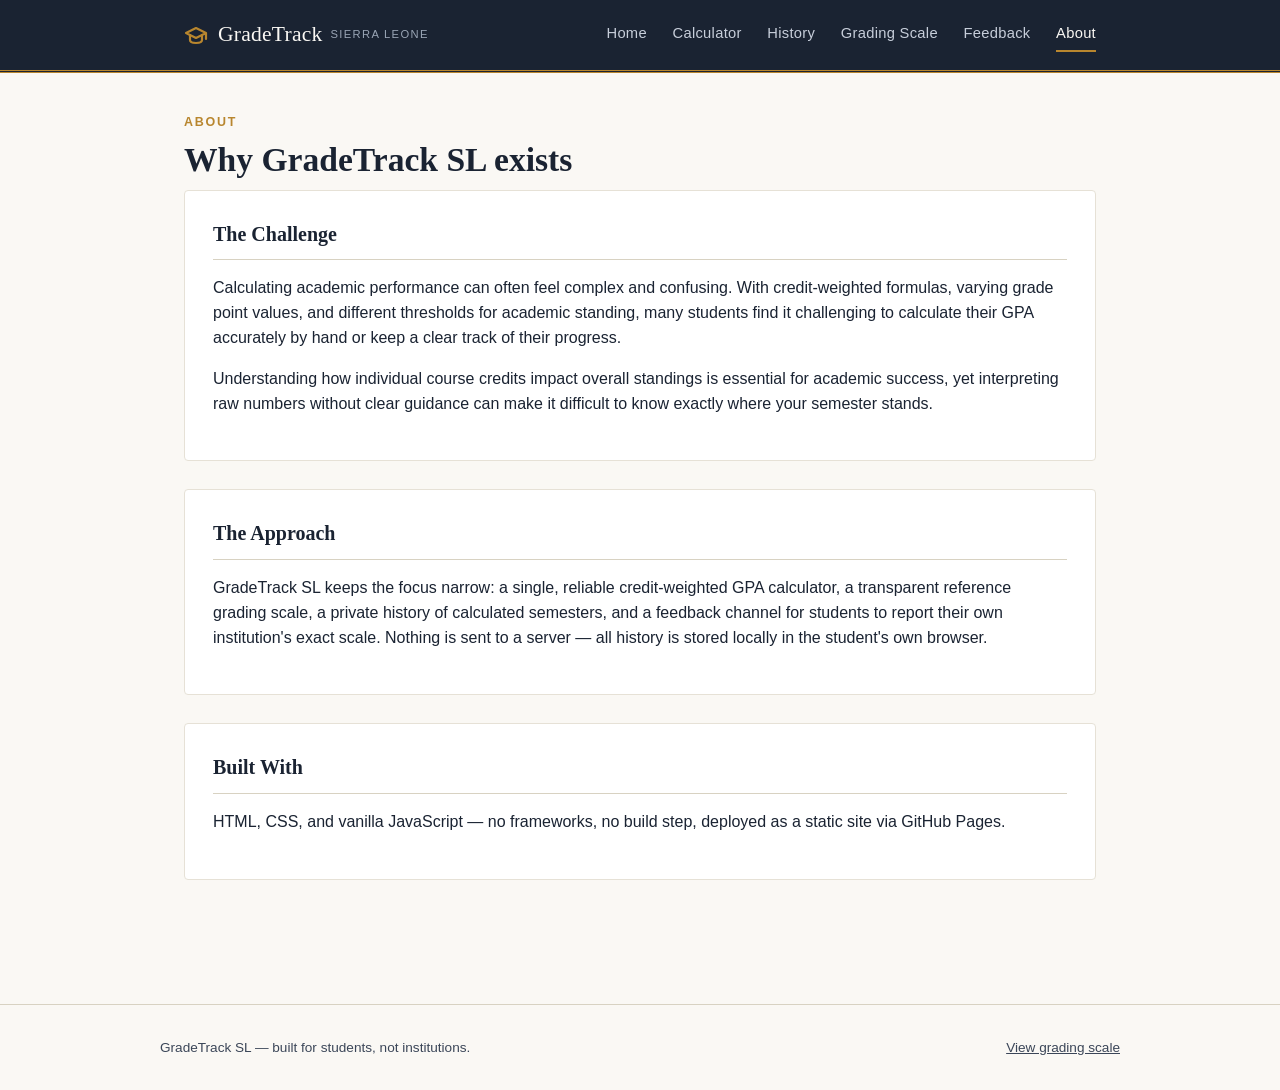
<file: about.html>
<!DOCTYPE html>
<html lang="en">
<head>
  <meta charset="UTF-8">
  <meta name="viewport" content="width=device-width, initial-scale=1.0">
  <title>About — GradeTrack SL</title>
  <meta name="description" content="The problem GradeTrack SL solves and who it's built for.">
  <link rel="stylesheet" href="style.css">
</head>
<body>
  <a href="#main-content" class="skip-link">Skip to main content</a>

  <header class="site-header">
    <div class="header-inner">
      <a href="index.html" class="brand">
        <svg class="brand-logo" viewBox="0 0 24 24" width="24" height="24" fill="none" stroke="currentColor" stroke-width="2.2" stroke-linecap="round" stroke-linejoin="round" aria-hidden="true" style="color: var(--amber); display: inline-block; margin-right: 2px;">
          <path d="M22 10v6M2 10l10-5 10 5-10 5z"></path>
          <path d="M6 12v5c0 2 2 3 6 3s6-1 6-3v-5"></path>
        </svg>
        GradeTrack
        <span class="brand-sub">Sierra Leone</span>
      </a>
      <button class="nav-toggle" aria-label="Toggle navigation" aria-expanded="false">Menu</button>
      <nav class="main-nav" aria-label="Main navigation">
        <a href="index.html">Home</a>
        <a href="calculator.html">Calculator</a>
        <a href="history.html">History</a>
        <a href="grading-scale.html">Grading Scale</a>
        <a href="feedback.html">Feedback</a>
        <a href="about.html">About</a>
      </nav>
    </div>
  </header>

  <main id="main-content">
    <p class="page-eyebrow">About</p>
    <h1 class="page-title">Why GradeTrack SL exists</h1>

    <div class="panel">
      <h2 class="panel-title">The Challenge</h2>
      <p>
        Calculating academic performance can often feel complex and confusing. With credit-weighted
        formulas, varying grade point values, and different thresholds for academic standing, many
        students find it challenging to calculate their GPA accurately by hand or keep a clear track
        of their progress.
      </p>
      <p>
        Understanding how individual course credits impact overall standings is essential for academic
        success, yet interpreting raw numbers without clear guidance can make it difficult to know
        exactly where your semester stands.
      </p>
    </div>

    <div class="panel">
      <h2 class="panel-title">The Approach</h2>
      <p>
        GradeTrack SL keeps the focus narrow: a single, reliable credit-weighted GPA
        calculator, a transparent reference grading scale, a private history of calculated
        semesters, and a feedback channel for students to report their own institution's exact
        scale. Nothing is sent to a server — all history is stored locally in the student's own
        browser.
      </p>
    </div>

    <div class="panel">
      <h2 class="panel-title">Built With</h2>
      <p>HTML, CSS, and vanilla JavaScript — no frameworks, no build step, deployed as a static site via GitHub Pages.</p>
    </div>
  </main>

  <footer class="site-footer">
    <div class="footer-inner">
      <span>GradeTrack SL &mdash; built for students, not institutions.</span>
      <a href="grading-scale.html">View grading scale</a>
    </div>
  </footer>

  <script src="nav.js"></script>
</body>
</html>
</file>
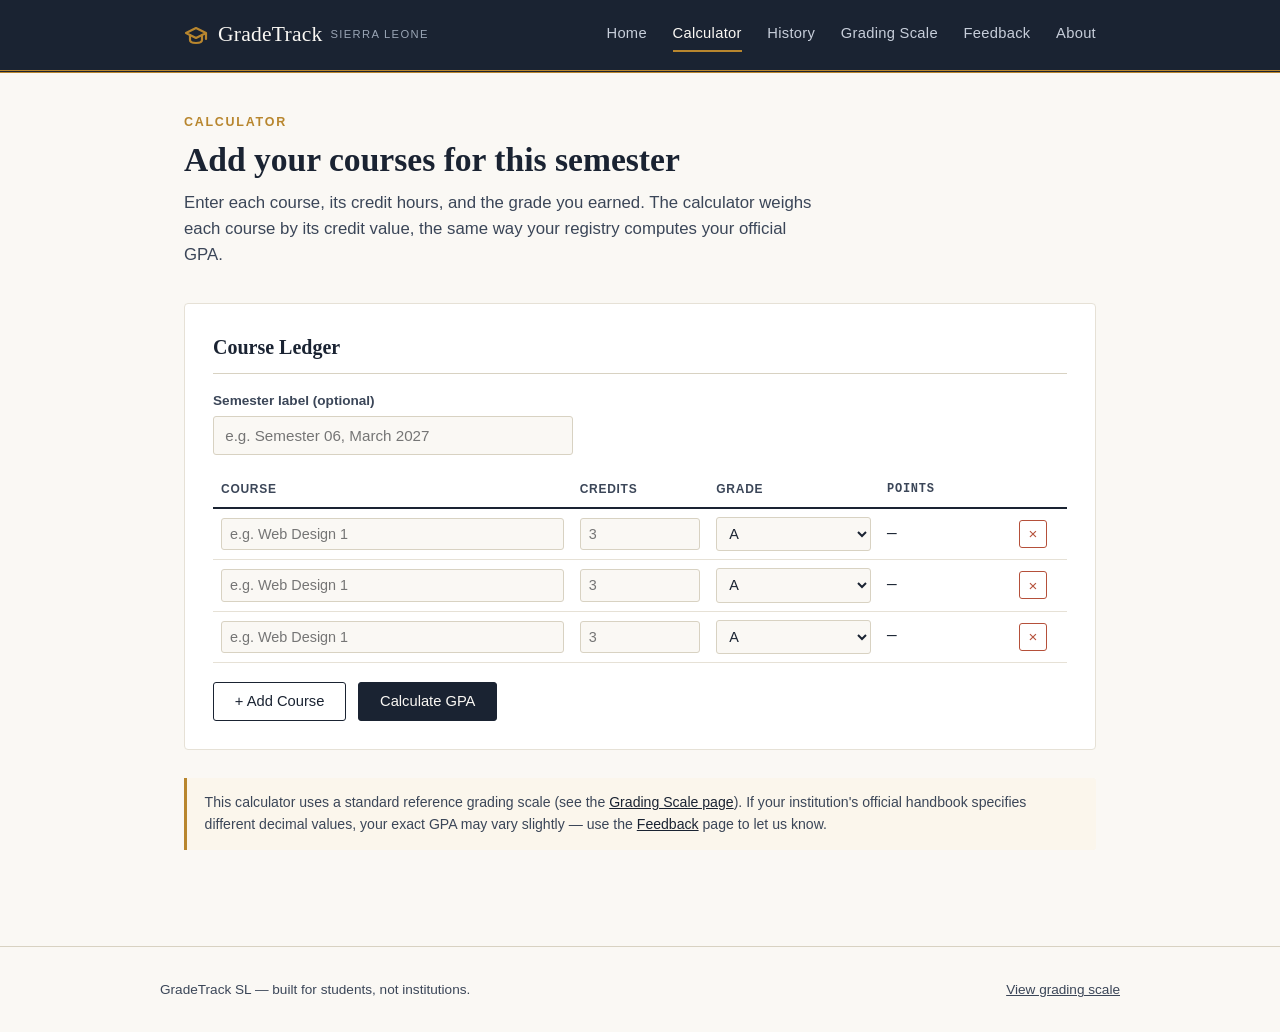
<file: calculator.html>
<!DOCTYPE html>
<html lang="en">
<head>
  <meta charset="UTF-8">
  <meta name="viewport" content="width=device-width, initial-scale=1.0">
  <title>Calculator — GradeTrack SL</title>
  <meta name="description" content="Calculate your semester GPA using a credit-weighted formula.">
  <link rel="stylesheet" href="style.css">
  <style>
    .sr-only {
      position: absolute;
      width: 1px;
      height: 1px;
      overflow: hidden;
      clip: rect(0 0 0 0);
    }
  </style>
</head>
<body>
  <a href="#main-content" class="skip-link">Skip to main content</a>

  <header class="site-header">
    <div class="header-inner">
      <a href="index.html" class="brand">
        <svg class="brand-logo" viewBox="0 0 24 24" width="24" height="24" fill="none" stroke="currentColor" stroke-width="2.2" stroke-linecap="round" stroke-linejoin="round" aria-hidden="true" style="color: var(--amber); display: inline-block; margin-right: 2px;">
          <path d="M22 10v6M2 10l10-5 10 5-10 5z"></path>
          <path d="M6 12v5c0 2 2 3 6 3s6-1 6-3v-5"></path>
        </svg>
        GradeTrack
        <span class="brand-sub">Sierra Leone</span>
      </a>
      <button class="nav-toggle" aria-label="Toggle navigation" aria-expanded="false">Menu</button>
      <nav class="main-nav" aria-label="Main navigation">
        <a href="index.html">Home</a>
        <a href="calculator.html">Calculator</a>
        <a href="history.html">History</a>
        <a href="grading-scale.html">Grading Scale</a>
        <a href="feedback.html">Feedback</a>
        <a href="about.html">About</a>
      </nav>
    </div>
  </header>

  <main id="main-content">
    <p class="page-eyebrow">Calculator</p>
    <h1 class="page-title">Add your courses for this semester</h1>
    <p class="page-lede">
      Enter each course, its credit hours, and the grade you earned. The calculator weighs
      each course by its credit value, the same way your registry computes your official GPA.
    </p>

    <form id="calculatorForm">
      <div class="panel">
        <h2 class="panel-title">Course Ledger</h2>

        <div class="field-group" style="max-width: 360px;">
          <label for="semesterName">Semester label (optional)</label>
          <input type="text" id="semesterName" placeholder="e.g. Semester 06, March 2027">
        </div>

        <table class="ledger">
          <thead>
            <tr>
              <th class="col-name">Course</th>
              <th class="col-credit">Credits</th>
              <th class="col-grade">Grade</th>
              <th class="col-points">Points</th>
              <th class="col-remove"></th>
            </tr>
          </thead>
          <tbody id="courseRows">
            <!-- rows injected by calculator.js -->
          </tbody>
        </table>

        <div class="ledger-actions">
          <button type="button" id="addRowBtn" class="btn-secondary btn">+ Add Course</button>
          <button type="submit" class="btn">Calculate GPA</button>
        </div>
      </div>
    </form>

    <div class="result-card" id="resultCard">
      <div class="result-grid">
        <div>
          <p class="result-gpa-label">Semester GPA</p>
          <p class="result-gpa-value" id="gpaValue">0.00</p>
          <p class="result-meta">
            <span id="resultCourseCount">0</span> courses &middot;
            <span id="resultCreditsTotal">0</span> credit hours
          </p>
        </div>
        <span class="status-stamp status-good" id="standingStamp">Good Standing</span>
      </div>
      <div id="adviceMessage" class="advice-box" style="display: none;"></div>
      <div class="result-actions">
        <button type="button" class="btn" id="saveSemesterBtn">Save This Semester</button>
        <a href="history.html" class="btn-ghost btn">View History</a>
      </div>
    </div>

    <div class="notice">
      This calculator uses a standard reference grading scale (see the
      <a href="grading-scale.html">Grading Scale page</a>). If your institution's official
      handbook specifies different decimal values, your exact GPA may vary slightly —
      use the <a href="feedback.html">Feedback</a> page to let us know.
    </div>
  </main>

  <footer class="site-footer">
    <div class="footer-inner">
      <span>GradeTrack SL &mdash; built for students, not institutions.</span>
      <a href="grading-scale.html">View grading scale</a>
    </div>
  </footer>

  <script src="grading-scale.js"></script>
  <script src="calculator.js"></script>
  <script src="nav.js"></script>
</body>
</html>
</file>
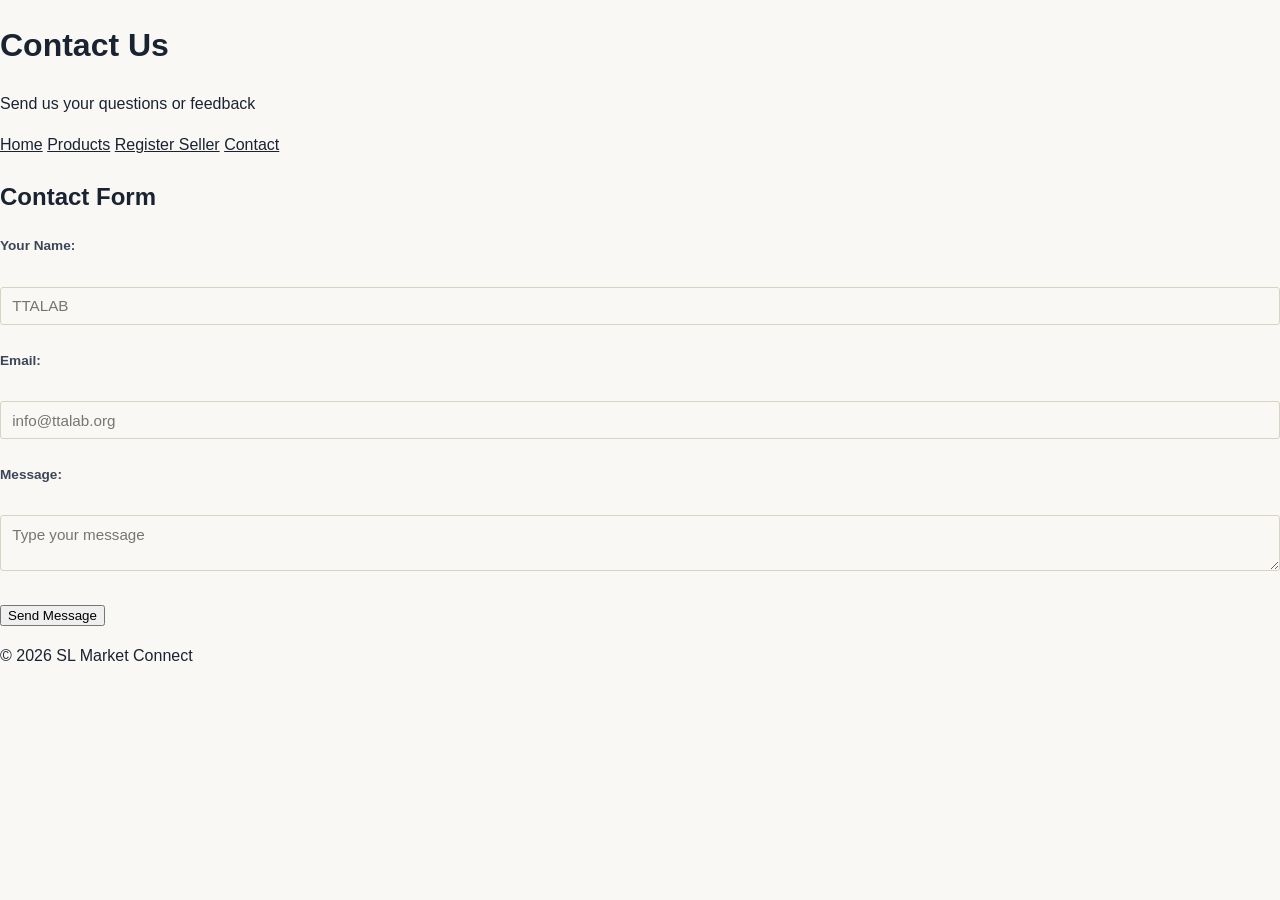
<file: contact.html>
<!DOCTYPE html>
<html>
<head>
    <title>Contact - SL Market Connect</title>
    <link rel="stylesheet" href="style.css">
</head>
<body>

<header>
    <h1>Contact Us</h1>
    <p>Send us your questions or feedback</p>
</header>

<nav>
    <a href="index.html">Home</a>
    <a href="products.html">Products</a>
    <a href="register.html">Register Seller</a>
    <a href="contact.html">Contact</a>
</nav>

<section>
    <h2>Contact Form</h2>

    <form>
        <label>Your Name:</label><br>
        <input type="text" placeholder="TTALAB"><br><br>

        <label>Email:</label><br>
        <input type="email" placeholder="info@ttalab.org"><br><br>

        <label>Message:</label><br>
        <textarea placeholder="Type your message"></textarea><br><br>

        <button type="submit">Send Message</button>
    </form>
</section>

<footer>
    <p>&copy; 2026 SL Market Connect</p>
</footer>

</body>
</html>
</file>
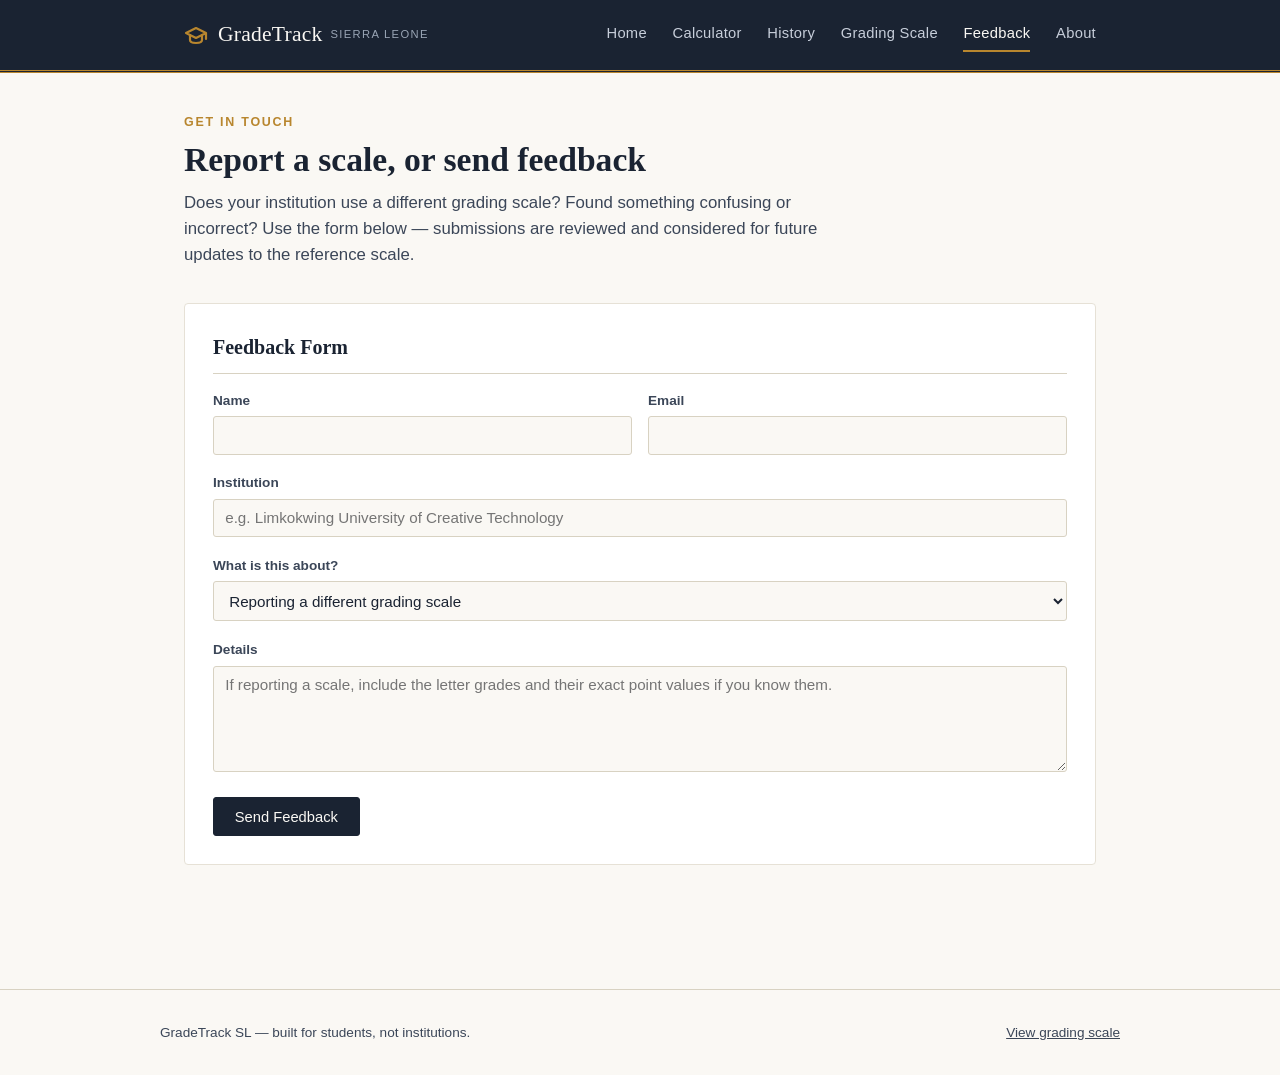
<file: feedback.html>
<!DOCTYPE html>
<html lang="en">
<head>
  <meta charset="UTF-8">
  <meta name="viewport" content="width=device-width, initial-scale=1.0">
  <title>Feedback — GradeTrack SL</title>
  <meta name="description" content="Report your institution's grading scale or send feedback.">
  <link rel="stylesheet" href="style.css">
</head>
<body>
  <a href="#main-content" class="skip-link">Skip to main content</a>

  <header class="site-header">
    <div class="header-inner">
      <a href="index.html" class="brand">
        <svg class="brand-logo" viewBox="0 0 24 24" width="24" height="24" fill="none" stroke="currentColor" stroke-width="2.2" stroke-linecap="round" stroke-linejoin="round" aria-hidden="true" style="color: var(--amber); display: inline-block; margin-right: 2px;">
          <path d="M22 10v6M2 10l10-5 10 5-10 5z"></path>
          <path d="M6 12v5c0 2 2 3 6 3s6-1 6-3v-5"></path>
        </svg>
        GradeTrack
        <span class="brand-sub">Sierra Leone</span>
      </a>
      <button class="nav-toggle" aria-label="Toggle navigation" aria-expanded="false">Menu</button>
      <nav class="main-nav" aria-label="Main navigation">
        <a href="index.html">Home</a>
        <a href="calculator.html">Calculator</a>
        <a href="history.html">History</a>
        <a href="grading-scale.html">Grading Scale</a>
        <a href="feedback.html">Feedback</a>
        <a href="about.html">About</a>
      </nav>
    </div>
  </header>

  <main id="main-content">
    <p class="page-eyebrow">Get in touch</p>
    <h1 class="page-title">Report a scale, or send feedback</h1>
    <p class="page-lede">
      Does your institution use a different grading scale? Found something confusing or
      incorrect? Use the form below — submissions are reviewed and considered for future
      updates to the reference scale.
    </p>

    <div class="panel">
      <h2 class="panel-title">Feedback Form</h2>
      <form id="feedbackForm">
        <div class="field-row" style="grid-template-columns: 1fr 1fr;">
          <div class="field-group">
            <label for="fbName">Name</label>
            <input type="text" id="fbName" required>
          </div>
          <div class="field-group">
            <label for="fbEmail">Email</label>
            <input type="email" id="fbEmail" required>
          </div>
        </div>

        <div class="field-group">
          <label for="fbInstitution">Institution</label>
          <input type="text" id="fbInstitution" placeholder="e.g. Limkokwing University of Creative Technology">
        </div>

        <div class="field-group">
          <label for="fbTopic">What is this about?</label>
          <select id="fbTopic">
            <option value="scale">Reporting a different grading scale</option>
            <option value="bug">Something looks wrong or isn't working</option>
            <option value="suggestion">A suggestion or idea</option>
            <option value="other">Something else</option>
          </select>
        </div>

        <div class="field-group">
          <label for="fbMessage">Details</label>
          <textarea id="fbMessage" rows="5" required placeholder="If reporting a scale, include the letter grades and their exact point values if you know them."></textarea>
        </div>

        <button type="submit" class="btn">Send Feedback</button>
      </form>

      <div class="notice" id="confirmationNotice" style="display:none;">
        Thank you — your feedback has been recorded for this session. In the full deployed
        version, this would be sent to a review inbox.
      </div>
    </div>
  </main>

  <footer class="site-footer">
    <div class="footer-inner">
      <span>GradeTrack SL &mdash; built for students, not institutions.</span>
      <a href="grading-scale.html">View grading scale</a>
    </div>
  </footer>

  <script src="nav.js"></script>
  <script>
    document.getElementById('feedbackForm').addEventListener('submit', function (e) {
      e.preventDefault();
      document.getElementById('confirmationNotice').style.display = 'block';
      this.reset();
    });
  </script>
</body>
</html>
</file>
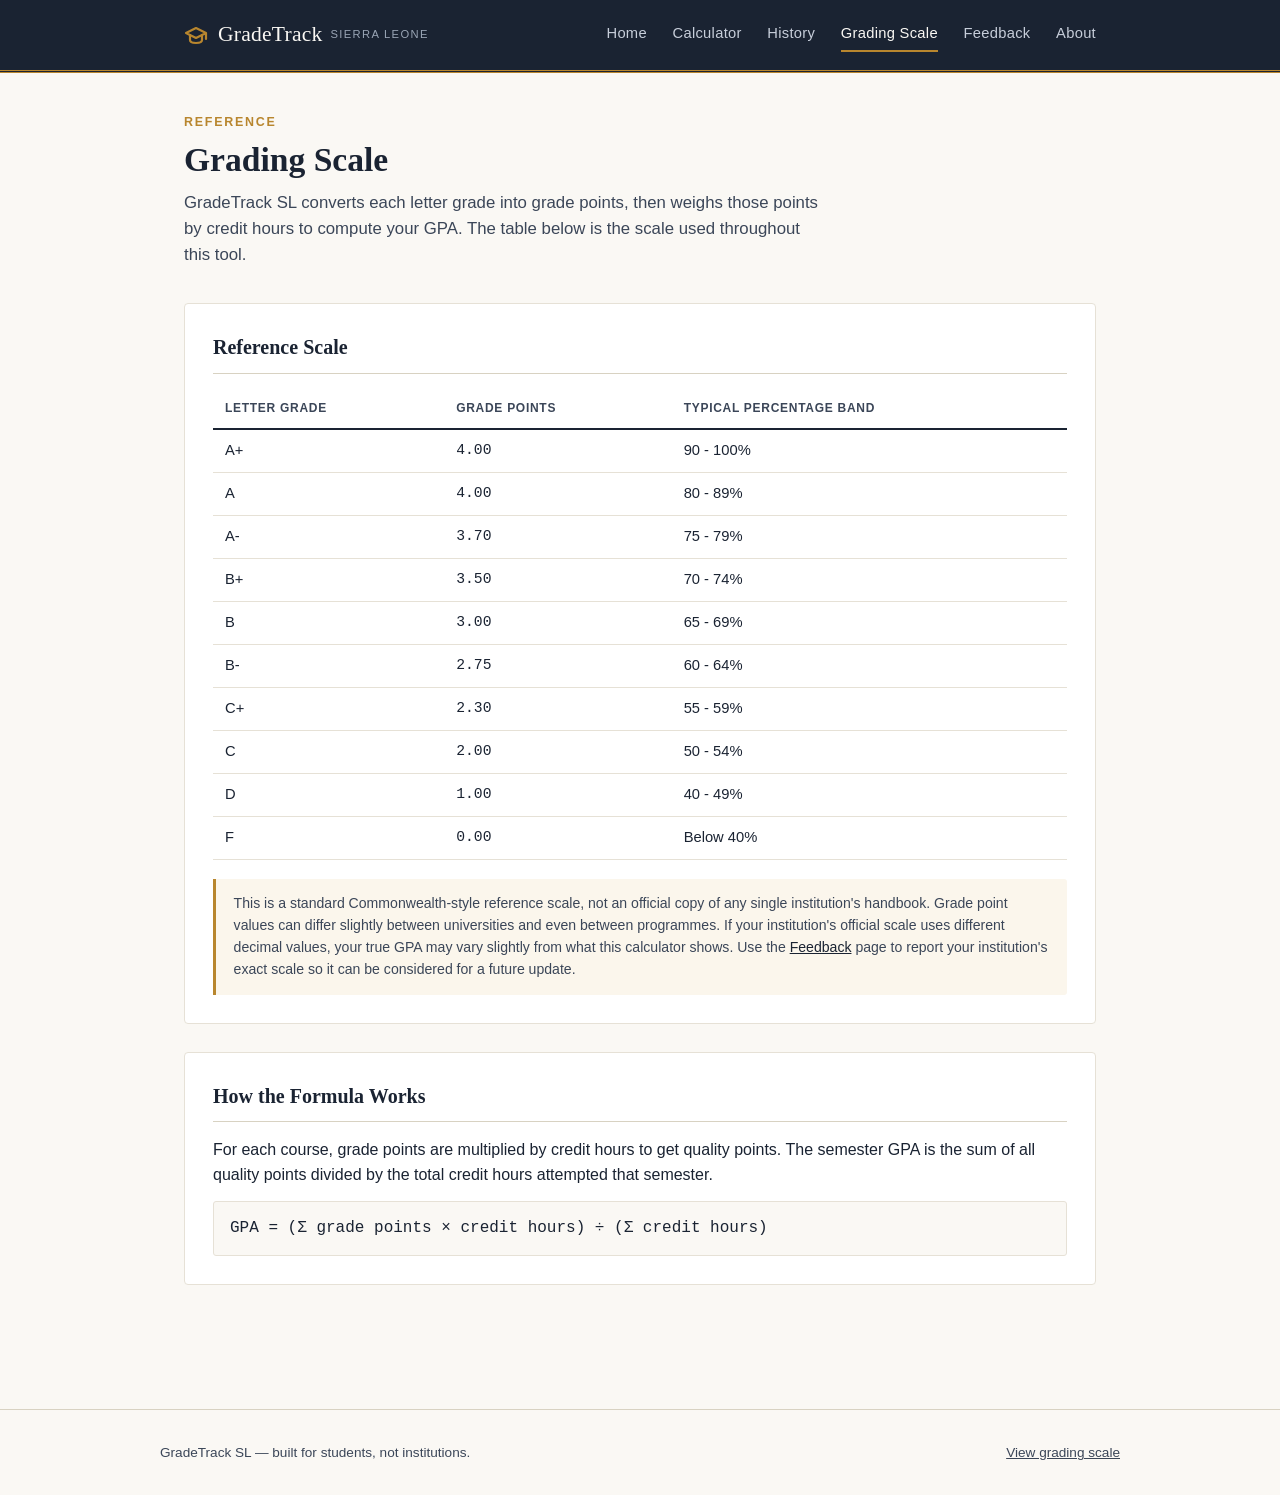
<file: grading-scale.html>
<!DOCTYPE html>
<html lang="en">
<head>
  <meta charset="UTF-8">
  <meta name="viewport" content="width=device-width, initial-scale=1.0">
  <title>Grading Scale — GradeTrack SL</title>
  <meta name="description" content="The reference grading scale used by the GradeTrack SL calculator.">
  <link rel="stylesheet" href="style.css">
</head>
<body>
  <a href="#main-content" class="skip-link">Skip to main content</a>

  <header class="site-header">
    <div class="header-inner">
      <a href="index.html" class="brand">
        <svg class="brand-logo" viewBox="0 0 24 24" width="24" height="24" fill="none" stroke="currentColor" stroke-width="2.2" stroke-linecap="round" stroke-linejoin="round" aria-hidden="true" style="color: var(--amber); display: inline-block; margin-right: 2px;">
          <path d="M22 10v6M2 10l10-5 10 5-10 5z"></path>
          <path d="M6 12v5c0 2 2 3 6 3s6-1 6-3v-5"></path>
        </svg>
        GradeTrack
        <span class="brand-sub">Sierra Leone</span>
      </a>
      <button class="nav-toggle" aria-label="Toggle navigation" aria-expanded="false">Menu</button>
      <nav class="main-nav" aria-label="Main navigation">
        <a href="index.html">Home</a>
        <a href="calculator.html">Calculator</a>
        <a href="history.html">History</a>
        <a href="grading-scale.html">Grading Scale</a>
        <a href="feedback.html">Feedback</a>
        <a href="about.html">About</a>
      </nav>
    </div>
  </header>

  <main id="main-content">
    <p class="page-eyebrow">Reference</p>
    <h1 class="page-title">Grading Scale</h1>
    <p class="page-lede">
      GradeTrack SL converts each letter grade into grade points, then weighs those points by
      credit hours to compute your GPA. The table below is the scale used throughout this tool.
    </p>

    <div class="panel">
      <h2 class="panel-title">Reference Scale</h2>
      <table class="scale-table">
        <thead>
          <tr>
            <th>Letter Grade</th>
            <th>Grade Points</th>
            <th>Typical Percentage Band</th>
          </tr>
        </thead>
        <tbody id="scaleTableBody">
          <!-- rows injected below -->
        </tbody>
      </table>

      <div class="notice">
        This is a standard Commonwealth-style reference scale, not an official copy of any
        single institution's handbook. Grade point values can differ slightly between
        universities and even between programmes. If your institution's official scale uses
        different decimal values, your true GPA may vary slightly from what this calculator
        shows. Use the <a href="feedback.html">Feedback</a> page to report your institution's
        exact scale so it can be considered for a future update.
      </div>
    </div>

    <div class="panel">
      <h2 class="panel-title">How the Formula Works</h2>
      <p style="margin:0 0 0.8rem;">
        For each course, grade points are multiplied by credit hours to get quality points.
        The semester GPA is the sum of all quality points divided by the total credit hours
        attempted that semester.
      </p>
      <p style="margin:0; font-family: var(--font-data); background: var(--parchment); padding: 0.9rem 1rem; border-radius: 3px; border: 1px solid var(--parchment-line);">
        GPA = (&Sigma; grade points &times; credit hours) &divide; (&Sigma; credit hours)
      </p>
    </div>
  </main>

  <footer class="site-footer">
    <div class="footer-inner">
      <span>GradeTrack SL &mdash; built for students, not institutions.</span>
      <a href="grading-scale.html">View grading scale</a>
    </div>
  </footer>

  <script src="grading-scale.js"></script>
  <script src="nav.js"></script>
  <script>
    document.addEventListener('DOMContentLoaded', function () {
      const body = document.getElementById('scaleTableBody');
      body.innerHTML = GRADE_SCALE.map(function (g) {
        return '<tr><td>' + g.grade + '</td><td class="points">' + g.points.toFixed(2) + '</td><td>' + g.band + '</td></tr>';
      }).join('');
    });
  </script>
</body>
</html>
</file>
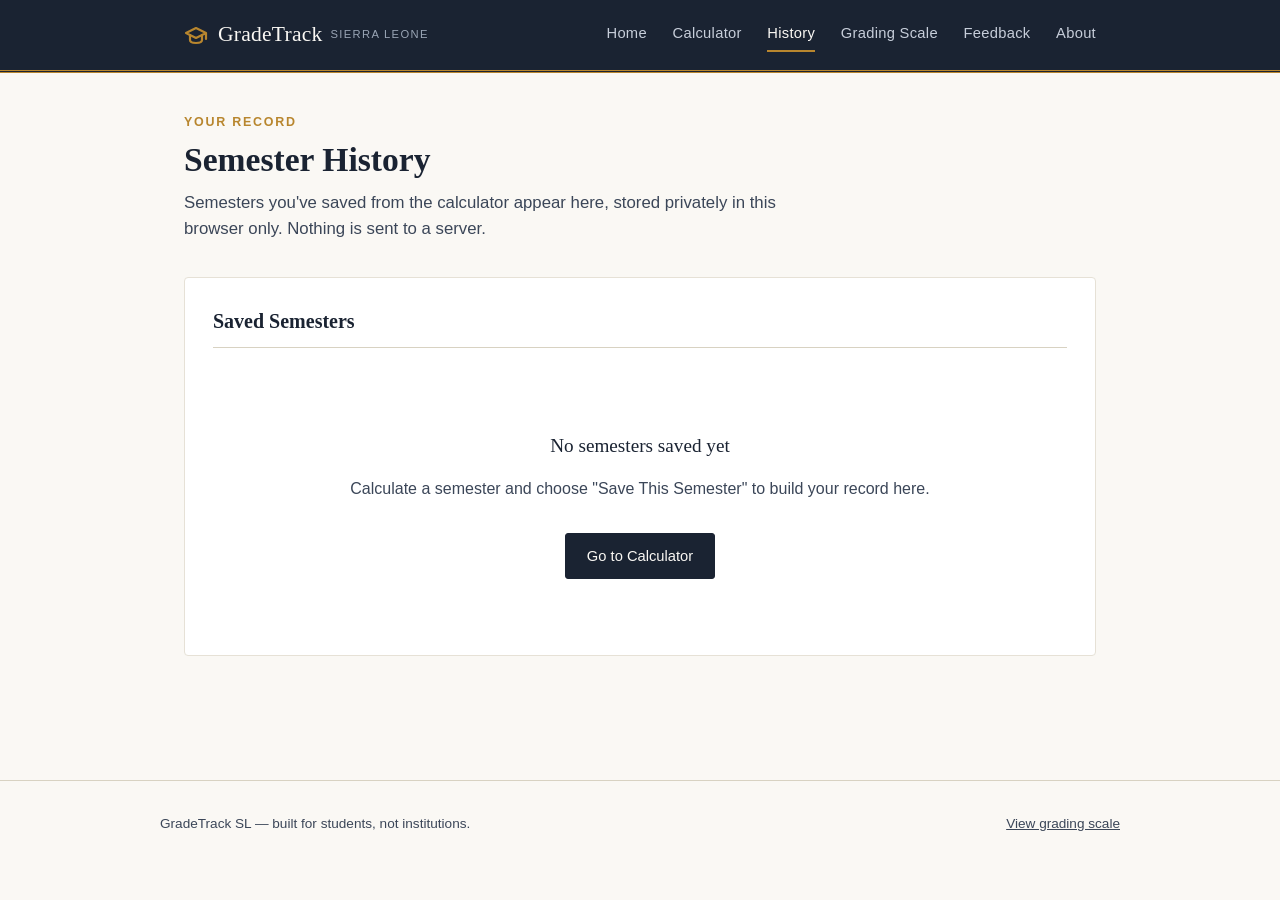
<file: history.html>
<!DOCTYPE html>
<html lang="en">
<head>
  <meta charset="UTF-8">
  <meta name="viewport" content="width=device-width, initial-scale=1.0">
  <title>History — GradeTrack SL</title>
  <meta name="description" content="Review semesters you've previously calculated.">
  <link rel="stylesheet" href="style.css">
</head>
<body>
  <a href="#main-content" class="skip-link">Skip to main content</a>

  <header class="site-header">
    <div class="header-inner">
      <a href="index.html" class="brand">
        <svg class="brand-logo" viewBox="0 0 24 24" width="24" height="24" fill="none" stroke="currentColor" stroke-width="2.2" stroke-linecap="round" stroke-linejoin="round" aria-hidden="true" style="color: var(--amber); display: inline-block; margin-right: 2px;">
          <path d="M22 10v6M2 10l10-5 10 5-10 5z"></path>
          <path d="M6 12v5c0 2 2 3 6 3s6-1 6-3v-5"></path>
        </svg>
        GradeTrack
        <span class="brand-sub">Sierra Leone</span>
      </a>
      <button class="nav-toggle" aria-label="Toggle navigation" aria-expanded="false">Menu</button>
      <nav class="main-nav" aria-label="Main navigation">
        <a href="index.html">Home</a>
        <a href="calculator.html">Calculator</a>
        <a href="history.html">History</a>
        <a href="grading-scale.html">Grading Scale</a>
        <a href="feedback.html">Feedback</a>
        <a href="about.html">About</a>
      </nav>
    </div>
  </header>

  <main id="main-content">
    <p class="page-eyebrow">Your Record</p>
    <h1 class="page-title">Semester History</h1>
    <p class="page-lede">
      Semesters you've saved from the calculator appear here, stored privately in this browser
      only. Nothing is sent to a server.
    </p>

    <div class="panel">
      <h2 class="panel-title">Saved Semesters</h2>
      <div id="historyList"></div>
      <div class="empty-state" id="emptyState" style="display:none;">
        <p class="empty-state-title">No semesters saved yet</p>
        <p>Calculate a semester and choose "Save This Semester" to build your record here.</p>
        <a href="calculator.html" class="btn" style="margin-top:1rem;">Go to Calculator</a>
      </div>
      <button type="button" id="clearAllBtn" class="btn-ghost btn" style="margin-top:1.2rem;">Clear All History</button>
    </div>
  </main>

  <footer class="site-footer">
    <div class="footer-inner">
      <span>GradeTrack SL &mdash; built for students, not institutions.</span>
      <a href="grading-scale.html">View grading scale</a>
    </div>
  </footer>

  <script src="grading-scale.js"></script>
  <script src="history.js"></script>
  <script src="nav.js"></script>
</body>
</html>
</file>
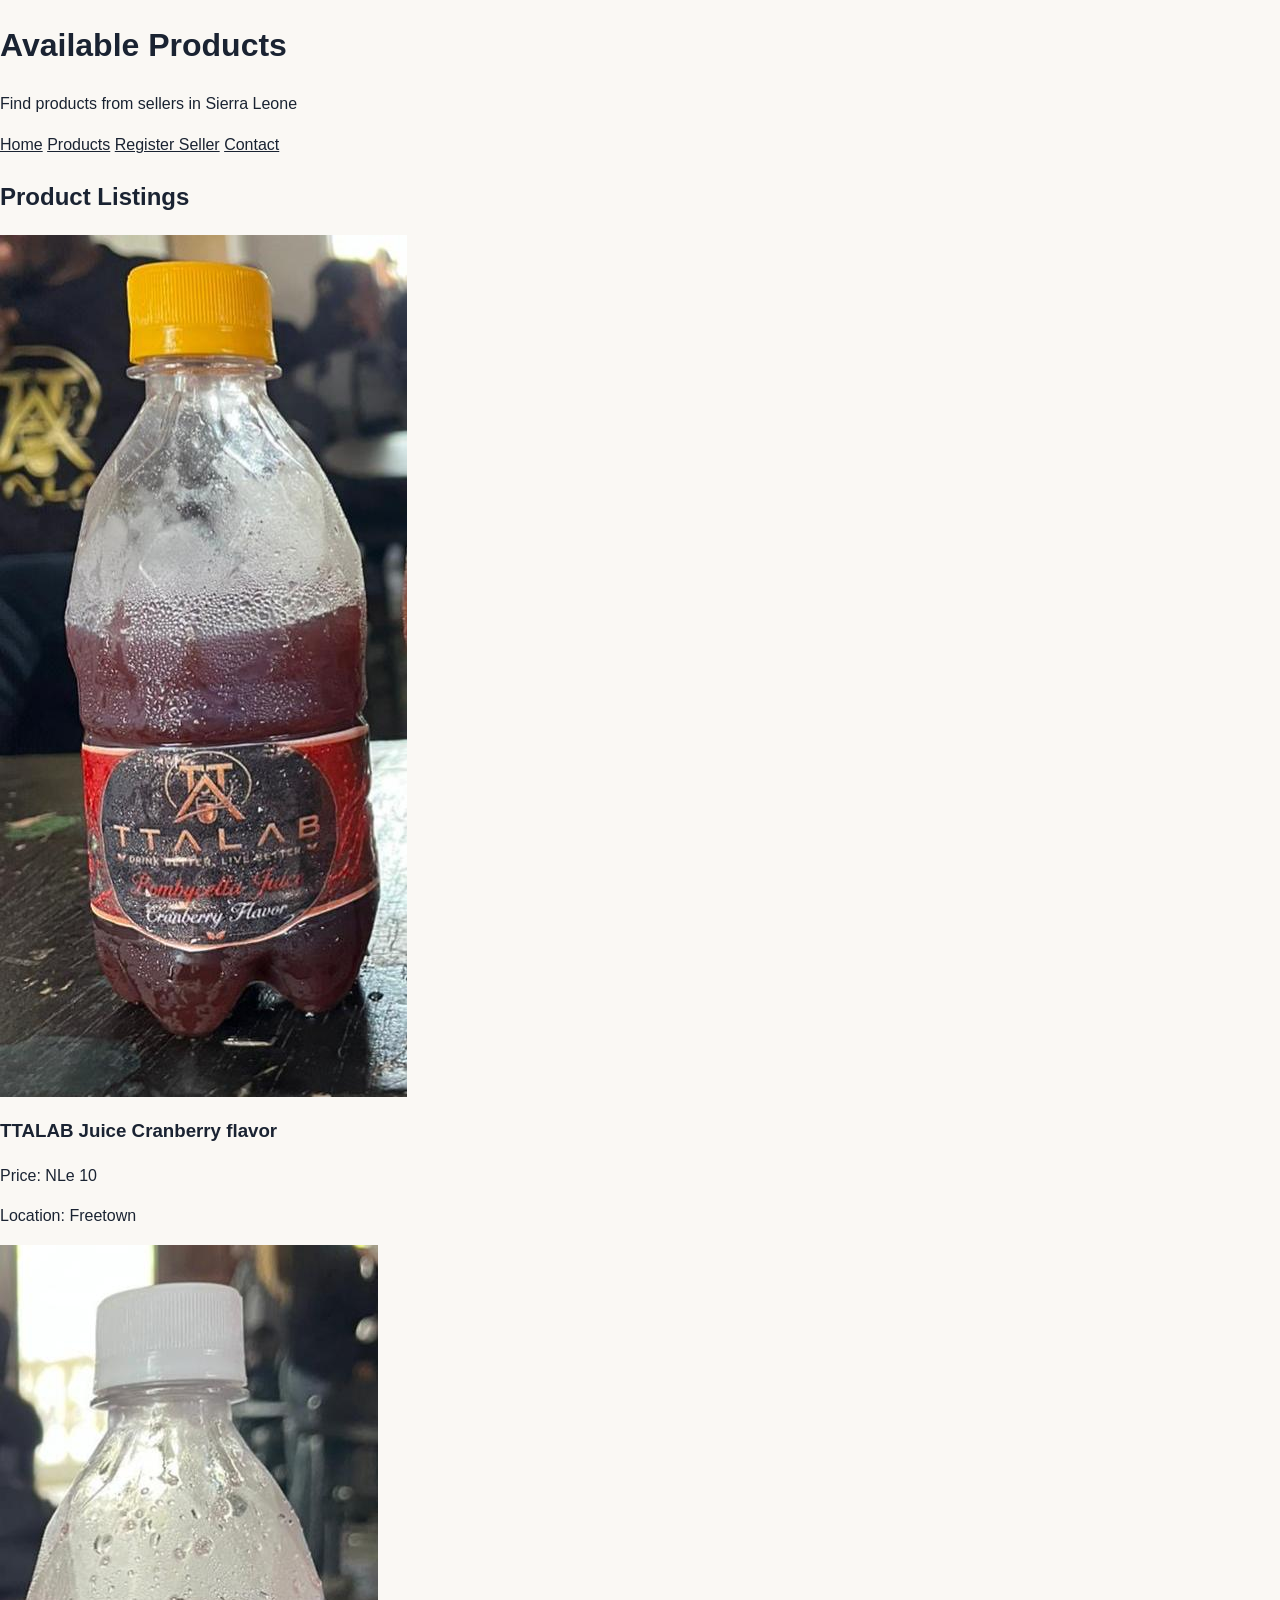
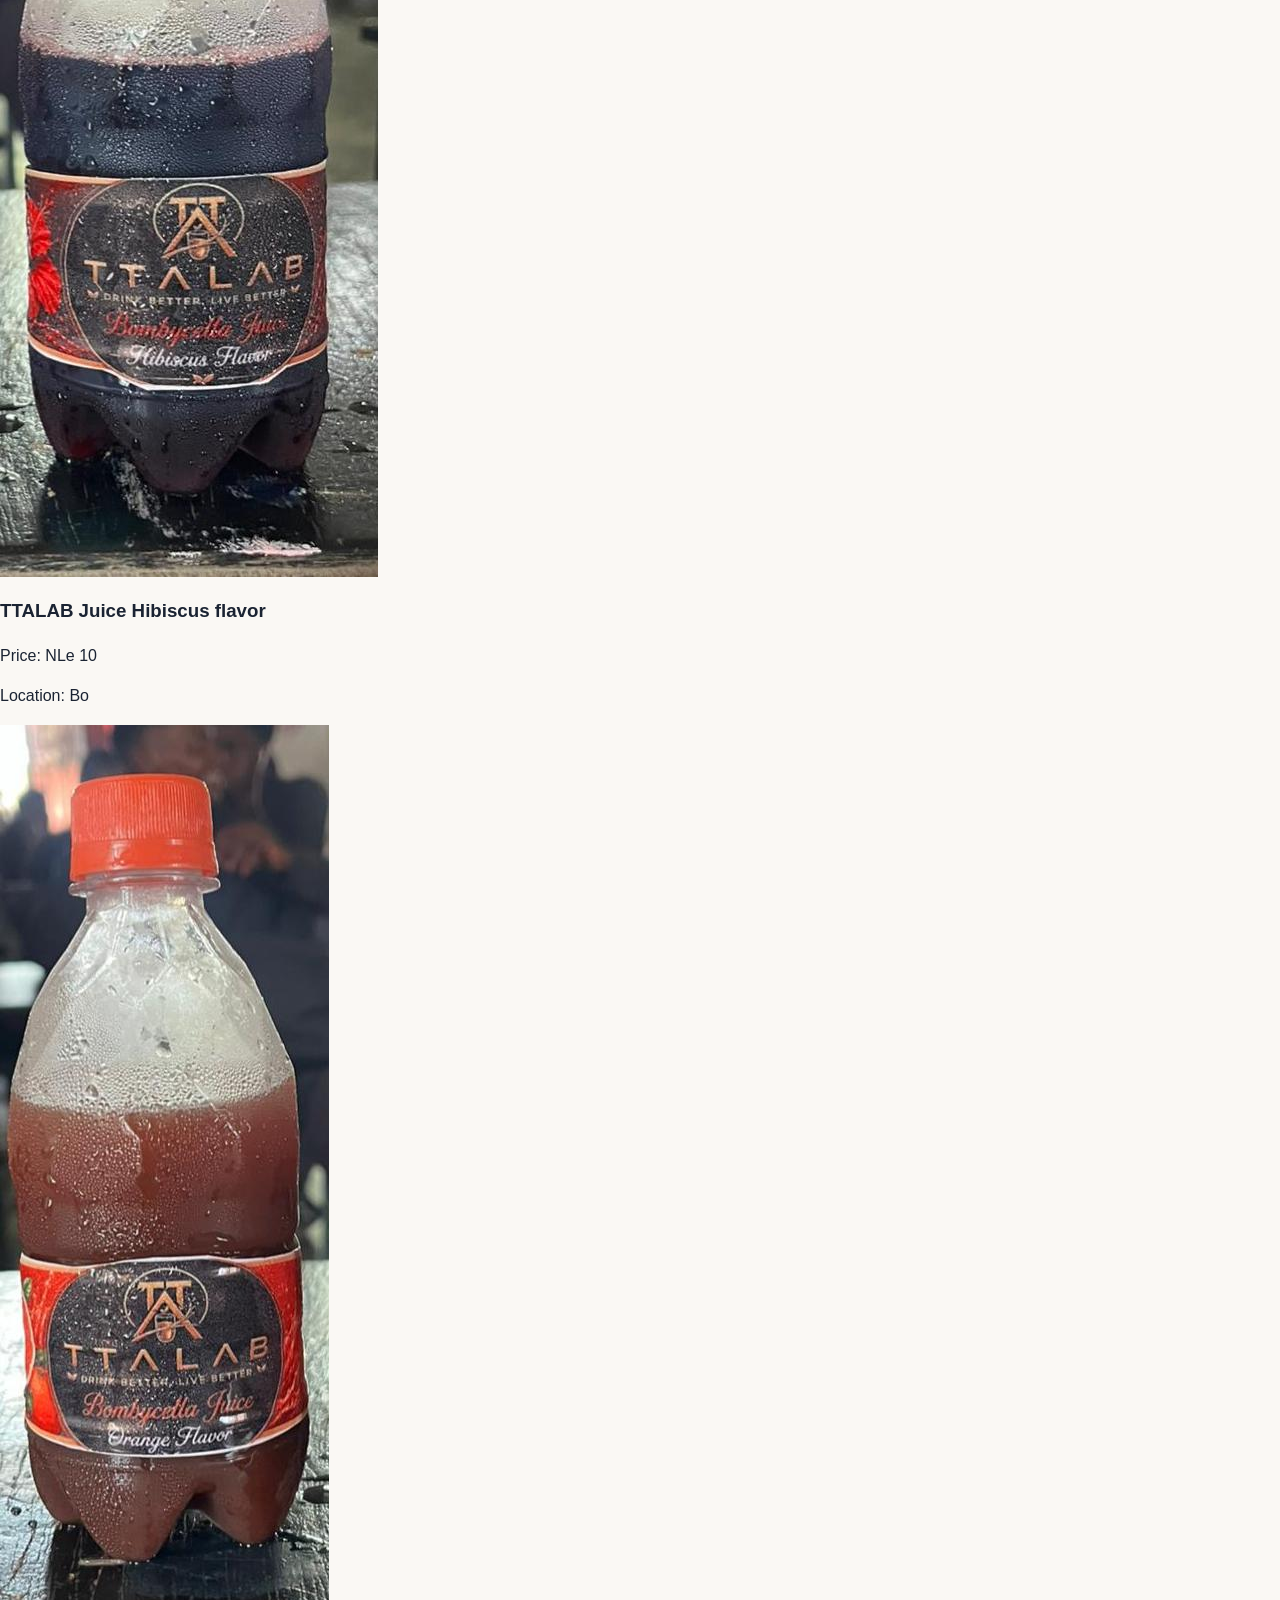
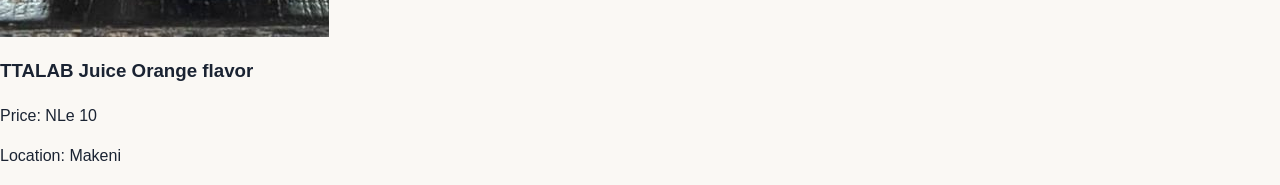
<file: products.html>
<!DOCTYPE html>
<html>
<head>
    <title>Products - SL Market Connect</title>
    <link rel="stylesheet" href="style.css">
</head>
<body>

<header>
    <h1>Available Products</h1>
    <p>Find products from sellers in Sierra Leone</p>
</header>

<nav>
    <a href="index.html">Home</a>
    <a href="products.html">Products</a>
    <a href="register.html">Register Seller</a>
    <a href="contact.html">Contact</a>
</nav>

<section>
    <h2>Product Listings</h2>

   <div class="product-card">
    <img src="cranberry.jpeg" alt="TTALAB Cranberry Juice">
    <h3>TTALAB Juice Cranberry flavor</h3>
    <p>Price: NLe 10</p>
    <p>Location: Freetown</p>
</div>

<div class="product-card">
    <img src="Hibiscus.jpeg" alt="TTALAB Hibiscus Juice">
    <h3>TTALAB Juice Hibiscus flavor</h3>
    <p>Price: NLe 10</p>
    <p>Location: Bo</p>
</div>

<div class="product-card">
    <img src="Orange.jpeg" alt="TTALAB Orange Juice">
    <h3>TTALAB Juice Orange flavor</h3>
    <p>Price: NLe 10</p>
    <p>Location: Makeni</p>
</div>
        </div>

    </div>
</section>
</body>
</html>
</file>
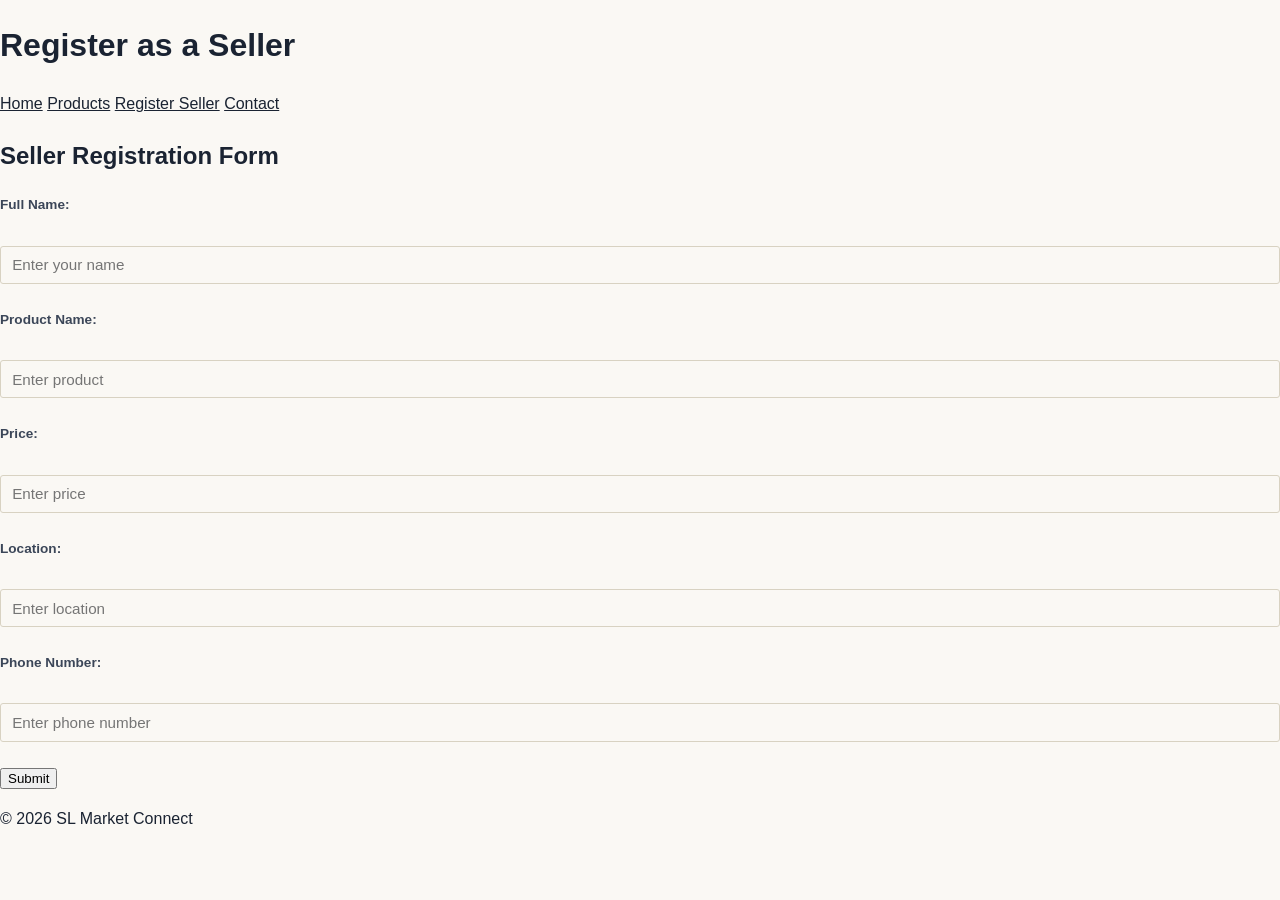
<file: register.html>
<!DOCTYPE html>
<html>
<head>
    <title>Register Seller</title>
    <link rel="stylesheet" href="style.css">
</head>
<body>

<header>
    <h1>Register as a Seller</h1>
</header>

<nav>
    <a href="index.html">Home</a>
    <a href="products.html">Products</a>
    <a href="register.html">Register Seller</a>
    <a href="contact.html">Contact</a>
</nav>

<section>
    <h2>Seller Registration Form</h2>

    <form>
        <label>Full Name:</label><br>
        <input type="text" placeholder="Enter your name"><br><br>

        <label>Product Name:</label><br>
        <input type="text" placeholder="Enter product"><br><br>

        <label>Price:</label><br>
        <input type="number" placeholder="Enter price"><br><br>

        <label>Location:</label><br>
        <input type="text" placeholder="Enter location"><br><br>

        <label>Phone Number:</label><br>
        <input type="text" placeholder="Enter phone number"><br><br>

        <button type="submit">Submit</button>
    </form>
</section>

<footer>
    <p>&copy; 2026 SL Market Connect</p>
</footer>

</body>
</html>
</file>
<file: style.css>
/* ============================================
   GradeTrack SL — Design Tokens
   Academic ledger aesthetic: ink navy, parchment
   background, single amber accent for status.
   ============================================ */

:root {
  --ink: #1A2332;
  --ink-soft: #3B4658;
  --parchment: #FAF8F4;
  --parchment-line: #E6E1D6;
  --amber: #B8862E;
  --sage: #5C7A5F;
  --sage-bg: #E9EFE8;
  --clay: #B5503A;
  --clay-bg: #F5E6E1;
  --rule: #D8D2C2;

  --font-display: Georgia, 'Times New Roman', serif;
  --font-body: -apple-system, BlinkMacSystemFont, 'Segoe UI', Roboto, sans-serif;
  --font-data: 'Courier New', Consolas, monospace;

  --max-width: 960px;
}

* {
  box-sizing: border-box;
}

html {
  scroll-behavior: smooth;
}

body {
  margin: 0;
  background: var(--parchment);
  color: var(--ink);
  font-family: var(--font-body);
  line-height: 1.55;
  -webkit-font-smoothing: antialiased;
}

a {
  color: var(--ink);
}

img {
  max-width: 100%;
  display: block;
}

/* ---------- Skip link / accessibility ---------- */

.skip-link {
  position: absolute;
  left: -999px;
  top: 0;
  background: var(--ink);
  color: var(--parchment);
  padding: 0.5rem 1rem;
  z-index: 100;
}

.skip-link:focus {
  left: 0;
}

:focus-visible {
  outline: 2px solid var(--amber);
  outline-offset: 2px;
}

/* ---------- Header / Navigation ---------- */

.site-header {
  background: var(--ink);
  color: var(--parchment);
  border-bottom: 3px double var(--amber);
}

.header-inner {
  max-width: var(--max-width);
  margin: 0 auto;
  padding: 1.1rem 1.5rem;
  display: flex;
  align-items: center;
  justify-content: space-between;
  flex-wrap: wrap;
  gap: 0.75rem;
}

.brand {
  font-family: var(--font-display);
  font-size: 1.35rem;
  letter-spacing: 0.01em;
  color: var(--parchment);
  text-decoration: none;
  display: flex;
  align-items: center;
  gap: 0.5rem;
}

.brand-mark {
  color: var(--amber);
  font-size: 1.1rem;
}

.brand-sub {
  font-family: var(--font-body);
  font-size: 0.7rem;
  letter-spacing: 0.12em;
  text-transform: uppercase;
  color: #9AA5B5;
  font-weight: 400;
}

nav.main-nav {
  display: flex;
  gap: 1.6rem;
  flex-wrap: wrap;
}

nav.main-nav a {
  color: #C7CEDA;
  text-decoration: none;
  font-size: 0.92rem;
  letter-spacing: 0.02em;
  padding: 0.3rem 0;
  border-bottom: 2px solid transparent;
  transition: color 0.15s ease, border-color 0.15s ease;
}

nav.main-nav a:hover,
nav.main-nav a:focus-visible {
  color: var(--parchment);
  border-bottom-color: var(--amber);
}

nav.main-nav a.active {
  color: var(--parchment);
  border-bottom-color: var(--amber);
}

.nav-toggle {
  display: none;
  background: none;
  border: 1px solid #4A5568;
  color: var(--parchment);
  padding: 0.4rem 0.7rem;
  border-radius: 3px;
  font-size: 0.9rem;
  cursor: pointer;
}

/* ---------- Layout shells ---------- */

main {
  max-width: var(--max-width);
  margin: 0 auto;
  padding: 2.5rem 1.5rem 4rem;
}

.page-eyebrow {
  font-size: 0.78rem;
  letter-spacing: 0.14em;
  text-transform: uppercase;
  color: var(--amber);
  margin: 0 0 0.5rem;
  font-weight: 600;
}

.page-title {
  font-family: var(--font-display);
  font-size: 2.1rem;
  margin: 0 0 0.6rem;
  line-height: 1.2;
}

.page-lede {
  font-size: 1.05rem;
  color: var(--ink-soft);
  max-width: 640px;
  margin: 0 0 2.2rem;
}

/* ---------- Footer ---------- */

.site-footer {
  border-top: 1px solid var(--rule);
  padding: 2rem 1.5rem;
  margin-top: 2rem;
}

.footer-inner {
  max-width: var(--max-width);
  margin: 0 auto;
  display: flex;
  justify-content: space-between;
  flex-wrap: wrap;
  gap: 1rem;
  font-size: 0.85rem;
  color: var(--ink-soft);
}

.footer-inner a {
  color: var(--ink-soft);
  text-decoration: underline;
}

/* ---------- Cards / sections ---------- */

.panel {
  background: #fff;
  border: 1px solid var(--parchment-line);
  border-radius: 4px;
  padding: 1.75rem;
  margin-bottom: 1.75rem;
}

.panel-title {
  font-family: var(--font-display);
  font-size: 1.25rem;
  margin: 0 0 1rem;
  border-bottom: 1px solid var(--rule);
  padding-bottom: 0.6rem;
}

/* ---------- Buttons ---------- */

.btn {
  display: inline-flex;
  align-items: center;
  gap: 0.4rem;
  font-family: var(--font-body);
  font-size: 0.92rem;
  padding: 0.65rem 1.3rem;
  border-radius: 3px;
  border: 1px solid var(--ink);
  background: var(--ink);
  color: var(--parchment);
  cursor: pointer;
  text-decoration: none;
  transition: transform 0.1s ease, box-shadow 0.15s ease;
}

.btn:hover {
  box-shadow: 2px 2px 0 var(--amber);
  transform: translate(-1px, -1px);
}

.btn-secondary {
  background: transparent;
  color: var(--ink);
}

.btn-ghost {
  background: transparent;
  color: var(--ink-soft);
  border-color: var(--rule);
  font-size: 0.85rem;
  padding: 0.45rem 0.9rem;
}

.btn:disabled {
  opacity: 0.5;
  cursor: not-allowed;
}

/* ---------- Forms ---------- */

label {
  display: block;
  font-size: 0.85rem;
  font-weight: 600;
  margin-bottom: 0.35rem;
  color: var(--ink-soft);
}

input[type="text"],
input[type="number"],
input[type="email"],
select,
textarea {
  width: 100%;
  font-family: var(--font-body);
  font-size: 0.95rem;
  padding: 0.6rem 0.7rem;
  border: 1px solid var(--rule);
  border-radius: 3px;
  background: var(--parchment);
  color: var(--ink);
}

input:focus,
select:focus,
textarea:focus {
  border-color: var(--amber);
}

.field-group {
  margin-bottom: 1.1rem;
}

.field-row {
  display: grid;
  gap: 1rem;
}

.helper-text {
  font-size: 0.8rem;
  color: var(--ink-soft);
  margin-top: 0.3rem;
  font-weight: 400;
}

/* ---------- Course ledger table ---------- */

.ledger {
  width: 100%;
  border-collapse: collapse;
  margin-bottom: 1rem;
}

.ledger th {
  text-align: left;
  font-size: 0.75rem;
  letter-spacing: 0.06em;
  text-transform: uppercase;
  color: var(--ink-soft);
  border-bottom: 2px solid var(--ink);
  padding: 0.5rem 0.5rem;
}

.ledger td {
  padding: 0.5rem 0.5rem;
  border-bottom: 1px solid var(--parchment-line);
  vertical-align: middle;
}

.ledger input,
.ledger select {
  padding: 0.45rem 0.5rem;
  font-size: 0.9rem;
}

.col-name { width: 42%; }
.col-credit { width: 16%; }
.col-grade { width: 20%; }
.col-points { width: 14%; font-family: var(--font-data); }
.col-remove { width: 8%; text-align: center; }

.remove-row-btn {
  background: none;
  border: 1px solid var(--clay);
  color: var(--clay);
  border-radius: 3px;
  width: 28px;
  height: 28px;
  cursor: pointer;
  font-size: 0.95rem;
  line-height: 1;
}

.remove-row-btn:hover {
  background: var(--clay-bg);
}

.add-row-btn {
  margin-top: 0.5rem;
}

.ledger-actions {
  display: flex;
  gap: 0.75rem;
  flex-wrap: wrap;
  margin-top: 1.2rem;
  align-items: center;
}

/* ---------- Result card (the "stamp") ---------- */

.result-card {
  border: 2px solid var(--ink);
  border-radius: 4px;
  padding: 2rem;
  margin-top: 1.5rem;
  background: #fff;
  position: relative;
  display: none;
}

.result-card.visible {
  display: block;
}

.result-card::before {
  content: "ACADEMIC RECORD";
  position: absolute;
  top: -0.7rem;
  left: 1.5rem;
  background: var(--parchment);
  padding: 0 0.6rem;
  font-size: 0.7rem;
  letter-spacing: 0.14em;
  color: var(--ink-soft);
}

.result-grid {
  display: grid;
  grid-template-columns: 1fr 1fr;
  gap: 1.5rem;
  align-items: center;
}

.result-gpa-label {
  font-size: 0.78rem;
  letter-spacing: 0.1em;
  text-transform: uppercase;
  color: var(--ink-soft);
  margin: 0 0 0.3rem;
}

.result-gpa-value {
  font-family: var(--font-display);
  font-size: 3.4rem;
  line-height: 1;
  margin: 0;
}

.result-meta {
  font-size: 0.88rem;
  color: var(--ink-soft);
  margin-top: 0.5rem;
}

.status-stamp {
  display: inline-flex;
  align-items: center;
  gap: 0.5rem;
  font-family: var(--font-body);
  font-weight: 700;
  font-size: 0.85rem;
  letter-spacing: 0.06em;
  text-transform: uppercase;
  padding: 0.5rem 1rem;
  border: 2px solid currentColor;
  border-radius: 3px;
  transform: rotate(-2deg);
  justify-self: end;
}

.status-good {
  color: var(--sage);
  background: var(--sage-bg);
}

.status-warning {
  color: var(--amber);
  background: #FBF1E1;
}

.status-probation {
  color: var(--clay);
  background: var(--clay-bg);
}

.result-actions {
  margin-top: 1.5rem;
  display: flex;
  gap: 0.75rem;
  flex-wrap: wrap;
}

/* ---------- Scale table ---------- */

.scale-table {
  width: 100%;
  border-collapse: collapse;
}

.scale-table th,
.scale-table td {
  text-align: left;
  padding: 0.6rem 0.75rem;
  border-bottom: 1px solid var(--parchment-line);
  font-size: 0.92rem;
}

.scale-table th {
  font-size: 0.75rem;
  letter-spacing: 0.06em;
  text-transform: uppercase;
  color: var(--ink-soft);
  border-bottom: 2px solid var(--ink);
}

.scale-table td.points {
  font-family: var(--font-data);
}

.notice {
  border-left: 3px solid var(--amber);
  background: #FBF6EC;
  padding: 0.9rem 1.1rem;
  font-size: 0.88rem;
  color: var(--ink-soft);
  margin-top: 1.2rem;
  border-radius: 0 3px 3px 0;
}

/* ---------- History list ---------- */

.history-item {
  display: flex;
  justify-content: space-between;
  align-items: center;
  padding: 1rem 0;
  border-bottom: 1px solid var(--parchment-line);
  flex-wrap: wrap;
  gap: 0.75rem;
}

.history-item:last-child {
  border-bottom: none;
}

.history-meta {
  font-size: 0.85rem;
  color: var(--ink-soft);
}

.history-gpa {
  font-family: var(--font-display);
  font-size: 1.5rem;
}

.empty-state {
  text-align: center;
  padding: 3rem 1.5rem;
  color: var(--ink-soft);
}

.empty-state-title {
  font-family: var(--font-display);
  font-size: 1.2rem;
  color: var(--ink);
  margin-bottom: 0.4rem;
}

/* ---------- Hero (home) ---------- */

.hero {
  display: grid;
  grid-template-columns: 1.1fr 0.9fr;
  gap: 2.5rem;
  align-items: center;
  margin-bottom: 3rem;
}

.hero-eyebrow {
  font-size: 0.78rem;
  letter-spacing: 0.14em;
  text-transform: uppercase;
  color: var(--amber);
  font-weight: 600;
  margin-bottom: 0.7rem;
}

.hero-title {
  font-family: var(--font-display);
  font-size: 2.6rem;
  line-height: 1.15;
  margin: 0 0 1rem;
}

.hero-body {
  color: var(--ink-soft);
  font-size: 1.02rem;
  margin-bottom: 1.6rem;
  max-width: 480px;
}

.hero-card {
  border: 1px solid var(--parchment-line);
  background: #fff;
  border-radius: 4px;
  padding: 1.75rem;
}

.hero-card-row {
  display: flex;
  justify-content: space-between;
  padding: 0.6rem 0;
  border-bottom: 1px dashed var(--rule);
  font-size: 0.92rem;
}

.hero-card-row:last-child {
  border-bottom: none;
}

.hero-card-row span:first-child {
  color: var(--ink-soft);
}

.hero-card-row span:last-child {
  font-family: var(--font-data);
}

.feature-grid {
  display: grid;
  grid-template-columns: repeat(3, 1fr);
  gap: 1.5rem;
  margin-top: 2rem;
}

.feature-card {
  border-top: 3px solid var(--amber);
  padding-top: 1rem;
}

.feature-card h3 {
  font-family: var(--font-display);
  font-size: 1.1rem;
  margin: 0 0 0.5rem;
}

.feature-card p {
  font-size: 0.9rem;
  color: var(--ink-soft);
  margin: 0;
}

/* ---------- Responsive ---------- */

@media (max-width: 760px) {
  .nav-toggle {
    display: inline-block;
  }

  nav.main-nav {
    display: none;
    width: 100%;
    flex-direction: column;
    gap: 0;
    background: var(--ink);
    order: 3;
  }

  nav.main-nav.open {
    display: flex;
  }

  nav.main-nav a {
    padding: 0.75rem 0;
    border-bottom: 1px solid #2C3A4F;
  }

  .header-inner {
    position: relative;
  }

  .hero {
    grid-template-columns: 1fr;
  }

  .hero-title {
    font-size: 2rem;
  }

  .feature-grid {
    grid-template-columns: 1fr;
  }

  .result-grid {
    grid-template-columns: 1fr;
  }

  .status-stamp {
    justify-self: start;
  }

  .field-row {
    grid-template-columns: 1fr !important;
  }

  .ledger {
    font-size: 0.85rem;
  }

  .col-name { width: auto; }
}

@media (prefers-reduced-motion: reduce) {
  * {
    transition: none !important;
    scroll-behavior: auto !important;
  }
}

/* ---------- Advice box styling ---------- */
.advice-box {
  border-left: 3px solid var(--amber);
  background: #FBF6EC;
  padding: 0.9rem 1.1rem;
  font-size: 0.88rem;
  color: var(--ink-soft);
  margin-top: 1.5rem;
  border-radius: 0 3px 3px 0;
  line-height: 1.5;
}

.advice-box.good {
  border-left-color: var(--sage);
  background: var(--sage-bg);
}

.advice-box.warning {
  border-left-color: var(--amber);
  background: #FBF1E1;
}

.advice-box.probation {
  border-left-color: var(--clay);
  background: var(--clay-bg);
}
.sponsor-section::before {
    content: "";
    display: block;
    width: 100%;
    height: 3px;
    background: #b8860b;
    margin-bottom: 20px;
}
.sponsor-logo {
    width: 120px;
    height: auto;
    display: block;
    margin: 0 auto 15px;
}
</file>
